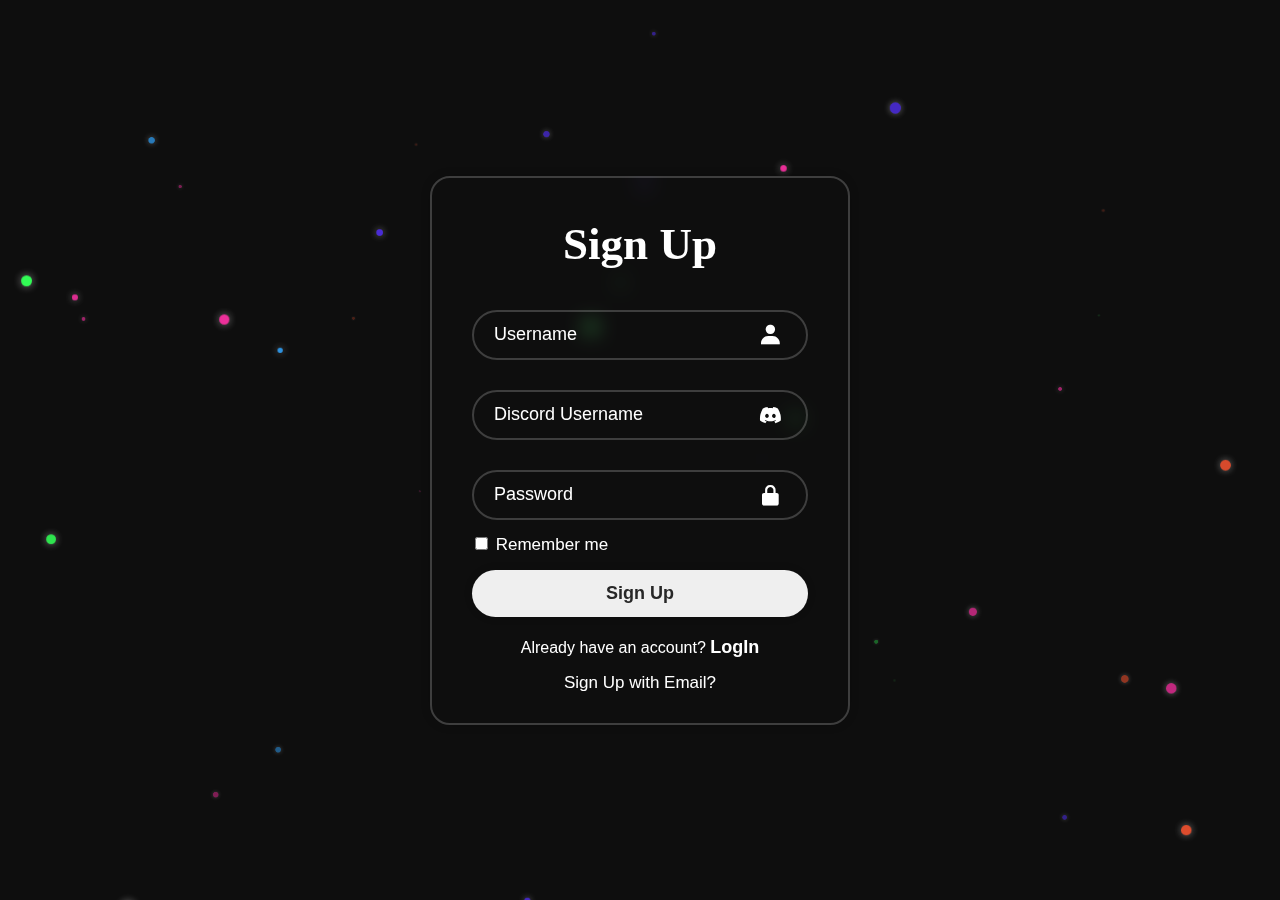
<file: AtlasGuessr/disup.html>
<!DOCTYPE html>
<html lang="en">
  <head>
    <meta charset="UTF-8" />
    <meta name="viewport" content="width=device-width, initial-scale=1.0" />
    <title>AtlasGuessr</title>
    <link rel="stylesheet" href="style.css" />
    <link rel="icon" type="image/png" href="images/favicon.png" />
    <link
      href="https://unpkg.com/boxicons@2.1.4/css/boxicons.min.css"
      rel="stylesheet"
    />
    <style>
      * {
        margin: 0;
        padding: 0;
        font-family: "Poppins", sans-serif;
        box-sizing: border-box;
      }

      body,
      html {
        height: 100%;
        width: 100%;
        overflow: hidden;
        background-color: #0e0e0e;
        display: flex;
        justify-content: center;
        align-items: center;
        font-family: "Arial", sans-serif;
        min-height: 100vh;
      }

      .background {
        position: absolute;
        top: 0;
        left: 0;
        width: 100%;
        height: 100%;
        display: flex;
        justify-content: center;
        align-items: center;
        z-index: 0;
      }

      .particles-container {
        position: absolute;
        top: 0;
        left: 0;
        width: 100%;
        height: 100%;
        pointer-events: none;
        overflow: hidden;
      }

      .particle {
        position: absolute;
        border-radius: 50%;
        opacity: 0.9;
        pointer-events: none;
        will-change: transform, opacity;
        box-shadow: 0 0 10px rgba(255, 255, 255, 0.5);
      }

      .wrapper {
        z-index: 1;
        width: 420px;
        background: transparent;
        border: 2px solid rgba(255, 255, 255, 0.2);
        backdrop-filter: blur(10px);
        box-shadow: 0 0 10px rgba(0, 0, 0, 0.2);
        color: #fff;
        border-radius: 20px;
        padding: 30px 40px;
      }

      .wrapper h1 {
        font-family: "Tw Cen MT";
        font-size: 45px;
        text-align: center;
        padding: 10px;
      }

      .wrapper .input-box {
        position: relative;
        width: 100%;
        height: 50px;
        margin: 30px 0;
      }

      .input-box input {
        width: 100%;
        height: 100%;
        background: transparent;
        border: none;
        outline: none;
        border: 2px solid rgba(255, 255, 255, 0.2);
        border-radius: 40px;
        font-size: 18px;
        color: #fff;
        padding: 20px 45px 20px 20px;
      }

      .input-box input::placeholder {
        color: #fff;
      }

      .input-box i {
        position: absolute;
        right: 25px;
        top: 50%;
        transform: translateY(-50%);
        font-size: 25px;
      }

      #pass:hover {
        cursor: pointer;
      }

      .wrapper .remember-forgot {
        display: flex;
        justify-content: space-between;
        font-size: 17px;
        margin: -15px 0 15px;
        padding-left: 3px;
        padding-right: 3px;
      }

      .remember-forgot label input {
        accent-color: #fff;
        margin-right: 3px;
      }

      .remember-forgot a {
        color: #fff;
        text-decoration: none;
      }

      .remember-forgot a:hover {
        text-decoration: underline;
      }

      .wrapper .btn {
        width: 100%;
        height: 47px;
        border: none;
        outline: none;
        border-radius: 45px;
        box-shadow: 0 0 10px rgba(0, 0, 0, 0.1);
        cursor: pointer;
        color: #272727;
        font-weight: 700;
        font-size: 18px;
      }

      .wrapper .register-link {
        font-size: 16px;
        text-align: center;
        margin: 20px 0 15px;
      }

      .register-link p a {
        color: #fff;
        text-decoration: none;
        font-size: 18px;
        font-weight: 600;
      }

      .register-link p a:hover {
        text-decoration: underline;
      }

      .discord a {
        color: #fff;
        text-decoration: none;
        font-size: 17px;
        text-align: center;
      }

      .discord:hover {
        text-decoration: underline;
      }
    </style>
  </head>
  <body>
    <div class="background">
      <div class="particles-container" id="particles-container"></div>
    </div>

    <div class="wrapper">
      <form action="">
        <h1>Sign Up</h1>

        <div class="input-box">
          <input type="text" placeholder="Username" required />
          <i class="bx bxs-user"></i>
        </div>

        <div class="input-box">
          <input type="text" placeholder="Discord Username" required />
          <i class="bx bxl-discord-alt"></i>
        </div>

        <p id="email"></p>

        <div class="input-box">
          <input type="password" placeholder="Password" id="passa" required />
          <i class="bx bxs-lock-alt" id="pass"></i>
        </div>

        <p id="email"></p>

        <div class="remember-forgot">
          <label class="checkbox"
            ><input type="checkbox" /><span class="checkmark"></span> Remember
            me</label
          >
        </div>

        <button class="btn">Sign Up</button>

        <div class="register-link">
          <p>Already have an account? <a href="login.html">LogIn</a></p>
        </div>

        <div class="discord">
          <a href="signup.html"><p>Sign Up with Email?</p></a>
        </div>
      </form>
    </div>

    <script>
      document.getElementById("pass").addEventListener("click", function () {
        const password = document.getElementById("passa");
        if (password.type === "password") {
          password.type = "text";
        } else {
          password.type = "password";
        }
      });
      const particles = [];

      function createParticle() {
        const particle = document.createElement("div");
        particle.classList.add("particle");

        const size = Math.random() * 10 + 5;
        particle.style.width = `${size}px`;
        particle.style.height = `${size}px`;

        const xStart = Math.random() * window.innerWidth;
        const yStart = Math.random() * window.innerHeight;
        const zStart = Math.random() * 500 - 250;
        particle.style.left = `${xStart}px`;
        particle.style.top = `${yStart}px`;

        const speedX = Math.random() * 4 - 2;
        const speedY = Math.random() * 4 - 2;
        const speedZ = Math.random() * 2 - 1;

        const colors = ["#FF5733", "#33FF57", "#5733FF", "#FF33A6", "#33A6FF"];
        const randomColor = colors[Math.floor(Math.random() * colors.length)];
        particle.style.backgroundColor = randomColor;

        particles.push({
          element: particle,
          x: xStart,
          y: yStart,
          z: zStart,
          size: size,
          speedX: speedX,
          speedY: speedY,
          speedZ: speedZ,
          color: randomColor,
          opacity: 0.9,
        });

        document.getElementById("particles-container").appendChild(particle);
      }

      function updateParticles() {
        particles.forEach((particle, index) => {
          particle.x += particle.speedX;
          particle.y += particle.speedY;
          particle.z += particle.speedZ;

          const scale = Math.max(0.1, 1 - Math.abs(particle.z) / 300);
          const opacity = Math.max(0.1, 1 - Math.abs(particle.z) / 300);
          particle.element.style.transform = `translate3d(${particle.x}px, ${particle.y}px, ${particle.z}px) scale(${scale})`;
          particle.element.style.opacity = opacity;

          particle.opacity = Math.random() * 0.5 + 0.4;

          if (
            particle.x < 0 ||
            particle.x > window.innerWidth ||
            particle.y < 0 ||
            particle.y > window.innerHeight ||
            Math.abs(particle.z) > 300
          ) {
            particles.splice(index, 1);
            particle.element.remove();
          }
        });

        requestAnimationFrame(updateParticles);
      }

      setInterval(createParticle, 3);

      updateParticles();
    </script>
    <script src="script.js"></script>
  </body>
</html>
</file>
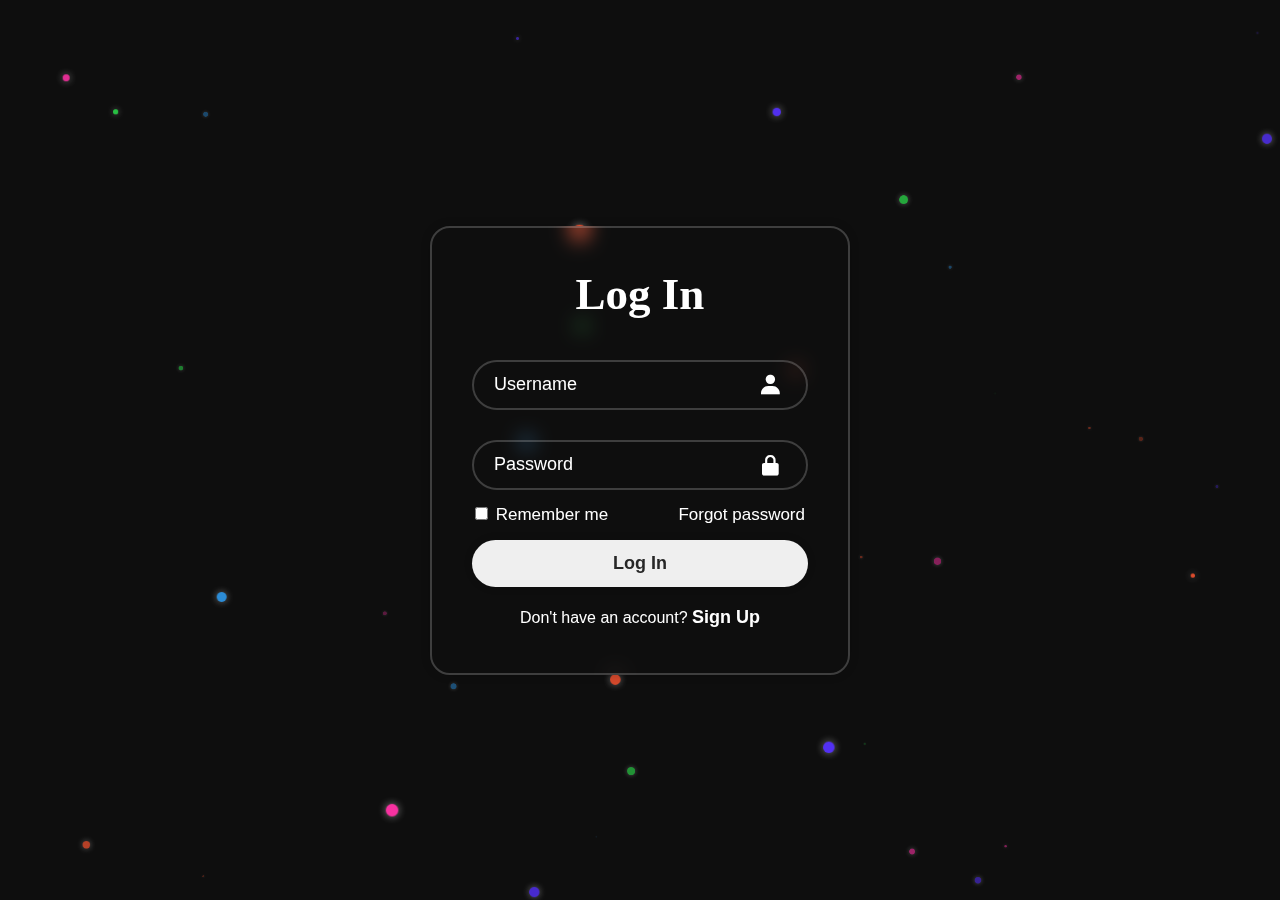
<file: AtlasGuessr/login.html>
<!DOCTYPE html>
<html lang="en">
  <head>
    <meta charset="UTF-8" />
    <meta name="viewport" content="width=device-width, initial-scale=1.0" />
    <title>AtlasGuessr</title>
    <link rel="stylesheet" href="style.css" />
    <link rel="icon" type="image/png" href="images/favicon.png" />
    <link
      href="https://unpkg.com/boxicons@2.1.4/css/boxicons.min.css"
      rel="stylesheet"
    />
    <style>
      * {
        margin: 0;
        padding: 0;
        font-family: "Poppins", sans-serif;
        box-sizing: border-box;
      }

      body,
      html {
        height: 100%;
        width: 100%;
        overflow: hidden;
        background-color: #0e0e0e;
        display: flex;
        justify-content: center;
        align-items: center;
        font-family: "Arial", sans-serif;
        min-height: 100vh;
      }

      .background {
        position: absolute;
        top: 0;
        left: 0;
        width: 100%;
        height: 100%;
        display: flex;
        justify-content: center;
        align-items: center;
        z-index: 0;
      }

      .particles-container {
        position: absolute;
        top: 0;
        left: 0;
        width: 100%;
        height: 100%;
        pointer-events: none;
        overflow: hidden;
      }

      .particle {
        position: absolute;
        border-radius: 50%;
        opacity: 0.9;
        pointer-events: none;
        will-change: transform, opacity;
        box-shadow: 0 0 10px rgba(255, 255, 255, 0.5);
      }

      .wrapper {
        z-index: 1;
        width: 420px;
        background: transparent;
        border: 2px solid rgba(255, 255, 255, 0.2);
        backdrop-filter: blur(10px);
        box-shadow: 0 0 10px rgba(0, 0, 0, 0.2);
        color: #fff;
        border-radius: 20px;
        padding: 30px 40px;
      }

      .wrapper h1 {
        font-family: "Tw Cen MT";
        font-size: 45px;
        text-align: center;
        padding: 10px;
      }

      .wrapper .input-box {
        position: relative;
        width: 100%;
        height: 50px;
        margin: 30px 0;
      }

      .input-box input {
        width: 100%;
        height: 100%;
        background: transparent;
        border: none;
        outline: none;
        border: 2px solid rgba(255, 255, 255, 0.2);
        border-radius: 40px;
        font-size: 18px;
        color: #fff;
        padding: 20px 45px 20px 20px;
      }

      .input-box input::placeholder {
        color: #fff;
      }

      .input-box i {
        position: absolute;
        right: 25px;
        top: 50%;
        transform: translateY(-50%);
        font-size: 25px;
      }

      #pass:hover {
        cursor: pointer;
      }

      .wrapper .remember-forgot {
        display: flex;
        justify-content: space-between;
        font-size: 17px;
        margin: -15px 0 15px;
        padding-left: 3px;
        padding-right: 3px;
      }

      .remember-forgot label input {
        accent-color: #fff;
        margin-right: 3px;
      }

      .remember-forgot a {
        color: #fff;
        text-decoration: none;
      }

      .remember-forgot a:hover {
        text-decoration: underline;
      }

      .wrapper .btn {
        width: 100%;
        height: 47px;
        border: none;
        outline: none;
        border-radius: 45px;
        box-shadow: 0 0 10px rgba(0, 0, 0, 0.1);
        cursor: pointer;
        color: #272727;
        font-weight: 700;
        font-size: 18px;
      }

      .wrapper .register-link {
        font-size: 16px;
        text-align: center;
        margin: 20px 0 15px;
      }

      .register-link p a {
        color: #fff;
        text-decoration: none;
        font-size: 18px;
        font-weight: 600;
      }

      .register-link p a:hover {
        text-decoration: underline;
      }

      .discord a {
        color: #fff;
        text-decoration: none;
        font-size: 17px;
        text-align: center;
      }

      .discord:hover {
        text-decoration: underline;
      }
    </style>
  </head>
  <body>
    <div class="background">
      <div class="particles-container" id="particles-container"></div>
    </div>

    <div class="wrapper">
      <form action="">
        <h1>Log In</h1>

        <div class="input-box">
          <input type="text" placeholder="Username" required />
          <i class="bx bxs-user"></i>
        </div>

        <div class="input-box">
          <input type="password" placeholder="Password" id="passa" required />
          <i class="bx bxs-lock-alt" id="pass"></i>
        </div>

        <p id="email"></p>

        <div class="remember-forgot">
          <label class="checkbox"
            ><input type="checkbox" /><span class="checkmark"></span> Remember
            me</label
          >
          <a href="forgottenpas.html">Forgot password</a>
        </div>

        <button class="btn">Log In</button>

        <div class="register-link">
          <p>Don't have an account? <a href="signup.html">Sign Up</a></p>
        </div>
      </form>
    </div>

    <script>
      document.getElementById("pass").addEventListener("click", function () {
        const password = document.getElementById("passa");
        if (password.type === "password") {
          password.type = "text";
        } else {
          password.type = "password";
        }
      });
      const particles = [];

      function createParticle() {
        const particle = document.createElement("div");
        particle.classList.add("particle");

        const size = Math.random() * 10 + 5;
        particle.style.width = `${size}px`;
        particle.style.height = `${size}px`;

        const xStart = Math.random() * window.innerWidth;
        const yStart = Math.random() * window.innerHeight;
        const zStart = Math.random() * 500 - 250;
        particle.style.left = `${xStart}px`;
        particle.style.top = `${yStart}px`;

        const speedX = Math.random() * 4 - 2;
        const speedY = Math.random() * 4 - 2;
        const speedZ = Math.random() * 2 - 1;

        const colors = ["#FF5733", "#33FF57", "#5733FF", "#FF33A6", "#33A6FF"];
        const randomColor = colors[Math.floor(Math.random() * colors.length)];
        particle.style.backgroundColor = randomColor;

        particles.push({
          element: particle,
          x: xStart,
          y: yStart,
          z: zStart,
          size: size,
          speedX: speedX,
          speedY: speedY,
          speedZ: speedZ,
          color: randomColor,
          opacity: 0.9,
        });

        document.getElementById("particles-container").appendChild(particle);
      }

      function updateParticles() {
        particles.forEach((particle, index) => {
          particle.x += particle.speedX;
          particle.y += particle.speedY;
          particle.z += particle.speedZ;

          const scale = Math.max(0.1, 1 - Math.abs(particle.z) / 300);
          const opacity = Math.max(0.1, 1 - Math.abs(particle.z) / 300);
          particle.element.style.transform = `translate3d(${particle.x}px, ${particle.y}px, ${particle.z}px) scale(${scale})`;
          particle.element.style.opacity = opacity;

          particle.opacity = Math.random() * 0.5 + 0.4;

          if (
            particle.x < 0 ||
            particle.x > window.innerWidth ||
            particle.y < 0 ||
            particle.y > window.innerHeight ||
            Math.abs(particle.z) > 300
          ) {
            particles.splice(index, 1);
            particle.element.remove();
          }
        });

        requestAnimationFrame(updateParticles);
      }

      setInterval(createParticle, 3);

      updateParticles();
    </script>
    <script src="script.js"></script>
  </body>
</html>
</file>
<file: AtlasGuessr/style.css>
body {
    margin: 0;
    padding: 0;
    background: #141724;
}

nav {
    display: flex;
    align-items: center;
    justify-content: space-between;
    background-color: rgba(12, 12, 12, 0.952);
    margin: 0;
    padding: 0 20px;
    height: 53px;
    width: 100%;
    position: fixed;
    cursor:default;
    background: var(--bg-color) !important;
}

#logo1 {
    height: 42px;
    border-radius: 35%;
}

#logo, #logoa {
    font-family: "ravie";
    color: white;
    cursor: pointer;
    margin-left: 10px;
    transition:  .7s;
    animation: slideIn 1s ease-in-out;
}

#logo:hover{
    color: rgb(13, 225, 240);
}

#logoa:hover{
    color:#0ef;

}

.logo-container {
    display: flex;
    align-items: center;
}

.navbar {
    display: flex;
    gap: 15px;
    padding-right: 40px;
    font-family: 'Poppins', sans-serif;
    font-size: 1.2em;
    font-weight: bold;
}

.navbar a {
    color: rgba(255, 255, 255, 0.938);
    text-decoration: none;
    padding-right: 15px;
    transition: .7s;
}

.navbar a:hover{
    color: #0ef;
}

.dropdown {
    position: relative;
    display: inline-block;
}

.dropdown-content {
    position: absolute;
    top: 40px; 
    left: 50%;
    transform: translateX(-50%);
    background-color: rgba(12, 12, 12, 0.95);
    min-width: 180px;
    display: flex;
    flex-direction: column;
    border-radius: 5px;
    overflow: hidden;
    box-shadow: 0px 4px 8px rgba(0, 0, 0, 0.5);
    transition: all 0.3s ease-in-out;
    opacity: 0;
    visibility: hidden;
    pointer-events: none;
}

.dropdown-content a {
    color: white;
    padding: 8px 12px;
    text-decoration: none;
    display: block;
    transition: background 0.3s;
    text-align: center;
}

.dropdown-content a:hover {
    background-color: rgba(13, 225, 240, 0.8);
}

.dropdown:hover .dropdown-content {
    opacity: 1;
    visibility: visible;
    pointer-events: auto;
}

@keyframes slideIn {
    from { 
        transform: translateY(-50px);
        opacity: 0; 
    }
    to { 
        transform: translateY(0);
        opacity: 1;
    }
}

@import url('https://fonts.googleapis.com/css2?family=Roboto:wght@400;700&display=swap');

        .hero {
            display: flex;
            flex-direction: column;
            align-items: center;
            justify-content: center;
            height: 100vh;
            text-align: center;
            padding-top: 60px;
        }

        .hero h1 {
            font-size: 4em;
            margin: 0;
            animation: slideIn 1.5s ease-in-out;
        }

        .hero p {
            font-size: 1.5em;
            margin: 20px 0 0;
            animation: slideIn 1.5s ease-in-out;
        }

        @keyframes fadeIn {
            from { opacity: 0; }
            to { opacity: 1; }
        }

        @keyframes slideIn {
            from { transform: translateY(-50px); opacity: 0; }
            to { transform: translateY(0); opacity: 1; }
        }

        .background-animation {
            position: absolute;
            top: 0;
            left: 0;
            width: 100%;
            height: 100%;
            overflow: hidden;
            z-index: -1;
        }

        .background-animation span {
            position: absolute;
            display: block;
            width: 25px;
            height: 25px;
            background: rgba(255, 255, 255, 0.2);
            animation: animate 20s linear infinite;
            bottom: -100px;
        }

        @keyframes animate {
            0% {
                transform: translateY(0) rotate(0deg);
                opacity: 1;
            }
            100% {
                transform: translateY(-1000px) rotate(720deg);
                opacity: 0;
            }
        }

        .background-animation span:nth-child(1) {
            size: 15px;
            left: 10%;
            animation-delay: 0s;
        }

        .background-animation span:nth-child(2) {
            size: 20px;
            left: 20%;
            animation-delay: 2s;
        }

        .background-animation span:nth-child(3) {
            size: 18px;
            left: 25%;
            animation-delay: 4s;
        }

        .background-animation span:nth-child(4) {
            size: 35px;
            left: 40%;
            animation-delay: 0s;
        }

        .background-animation span:nth-child(5) {
            size: 28px;
            left: 70%;
            animation-delay: 2.5s;
        }

        .background-animation span:nth-child(6) {
            size: 38px;
            left: 80%;
            animation-delay: 1s;
        }

        .background-animation span:nth-child(7) {
            size: 80px;
            left: 90%;
            animation-delay: 3s;
        }

        .background-animation span:nth-child(8) {
            size: 50px;
            left: 50%;
            animation-delay: 5s;
        }

        .background-animation span:nth-child(9) {
            size: 97px;
            left: 60%;
            animation-delay: 4s;
        }

        .background-animation span:nth-child(10) {
            size: 101px;
            left: 96%;
            animation-delay: 2s;
        }


.card{
    max-height: 130px;
    margin: 0 auto;
    padding: 2em;
    width:300px;
    background: #151822;
    text-align:center;
    border-radius:10px;    
    position: relative;
    transform: -50%;
    top: -50px;
    transition: .5s ease;
}


.card h1{
    font-weight: bold;
    background: linear-gradient(150deg, #002BFF, #FF00C8);
    -webkit-background-clip: text; 
    -webkit-text-fill-color: transparent;
}

@property --angle{
    syntax: "<angle>";
    initial-value: 0deg;
    inherits: false;
}

.card::after, .card::before{
    content: '';
    position: absolute;
    height: 100%;
    width: 100%;
    background-image: conic-gradient(from var(--angle), #00F5D4, #00BBF9, #9B5DE5, #F15BB5, #FF5400, #FFBD00, #00F5D4);
    top: 50%;
    left: 50%;
    translate: -50% -50%;
    z-index: -1;
    PADDING: 4.5px;
    border-radius: 10px;
    animation: 2.5s spin linear infinite;
}

.card::before{
    filter: blur(1.6rem);
}

@keyframes spin{
    from{
        --angle: 0deg;
    }
    to{
        --angle: 360deg;
    }
}


.gaybtn{
    padding: 15px 40px;
    border: none;
    outline:none;
    color: #FFF;
    font-weight: 600;
    font-size: 20px;
    cursor: pointer;
    position:relative;
    z-index: 5;
    border-radius: 20px;
    background-color: #333;
    transition: .2s ease;
}

.gaybtn::after{
    content: '';
    position: absolute;
    height: 100%;
    width: 100%;
    background-color: #333;
    top: 0;
    left: 0;
    z-index: -1;
    border-radius: 20px;
}

.gaybtn::before{
    content: '';
    position: absolute;
    height: 100%;
    width: 100%;
    background: linear-gradient(
        45deg,
        #FF0000, #FF7300, #FFFB00, #48FF00,
        #00FFD5, #002BFF, #FF00C8, #FF0000
    );
    top: -2px;
    left: -2px;
    z-index: -56;
    background-size: 600%;
    width: calc(100% + 4px);
    height: calc(100% + 4px);
    border-radius: 10px;
    padding: 2px;
    filter: blur(8px);
    animation:glowing 20s linear infinite;
    transition: opacity .3s ease-in-out;
    opacity:1;
}

@keyframes glowing{
    0% {background-position: 0 0;}
    50% {background-position: 400% 0;}
    100% {background-position: 0 0;}
}

.gaybtn:hover::after{
    background-color: #3a3a3a;
}

.gaybtn:hover{
    transform: scale(1.03);
}

.gaybtn:active::after{
    background-color: transparent;
}

.gaybtn:active{
    color: #000;
}

footer{
    background:black;
    width:100%;
    position: relative;
    bottom:0;
    background: linear-gradient(to right, #00093c, #2d0b00);
    color:#fff;
    padding: 100px 0 30px;
    border-top-left-radius: 125px;
    font-size: 15px;
    line-height:20px;
}

.row{
    width:85%;
    margin:auto;
    display: flex;
    flex-wrap:wrap;
    align-items:flex-start;
    justify-content: space-between;
}

.col{
    flex-basis:25%;
    padding:10px;
}

.row .logo{
    margin-bottom: 30px;
}

.col ul li:not(#dis, #tt, #yt, #insta, #twit){
    list-style:none;
    margin-bottom: 15px;
    margin-top: 20px;

}

.col ul li a{
    display:flex;
    text-align: center;
    flex-direction: column;
    gap: 30px;
    text-decoration:none;
    color: white;
    transition: .5s;
    margin-bottom:30px;
}

#takovata{
    text-align:center;
    margin-top:30px;
    margin-left: 43px;
    margin-bottom: 48px;
}

.col ul li a:hover:not(#dis, #tt, #yt, #insta, #twit){
    color: rgb(13, 225, 240);
}

#soc{
    margin-bottom: 55px;
    margin-top: 30px;
    margin-left: 20px;
}

#soc, #dis, #tt, #yt, #insta, #twit{
    display: flex;
    text-align:center;
    flex-direction: column;
    align-items: center; 
    gap: 20px;
    font-size: 25px
}

#dis:hover{
    color: hsl(235, 71%, 65%);
}

#tt:hover{
    color: white;
    text-shadow: 
      -2px -2px 0 #69C9D0,  
      2px 2px 0 #EE1D52;
}

#yt:hover{
    color: hsl(0, 100%, 50%)
}

#insta:hover{
    background: linear-gradient(45deg, #F58529, #D90D26, #8a3ab9, #515bd4);
    -webkit-background-clip: text; 
    color: transparent;
}

#twit:hover{
    color:white
}

.overlay {
  display: none;
  position: fixed;
  top: 0;
  left: 0;
  width: 100%;
  height: 100%;
  background: rgba(0, 0, 0, 0.5);
  backdrop-filter: blur(5px);
  z-index: 998;
  opacity: 0;
  transition: opacity 0.3s ease-in-out, backdrop-filter 0.3s ease-in-out;
}

.overlay.active {
  opacity: 1;
}

.modal {
  display: none;
  position: fixed;
  top: 50%;
  left: 50%;
  transform: translate(-50%, -50%) scale(0.7);
  background: linear-gradient(135deg, rgba(30, 30, 30, 0.95), rgba(10, 10, 10, 0.95));
  padding: 40px 50px;
  border-radius: 18px;
  z-index: 1000;
  color: #e0e0e0;
  text-align: center;
  opacity: 0;
  transition: all 0.5s ease-in-out;
  box-shadow: 0 20px 40px rgba(255, 0, 77, 0.6);
  min-width: 350px;
  max-width: 90%;
  backdrop-filter: blur(15px);
  border: 1px solid rgba(255, 0, 77, 0.3);
  animation: slideUp 0.8s ease-in-out, glow 1.5s infinite alternate;
}

.modal.active {
  opacity: 1;
  transform: translate(-50%, -50%) scale(1);
}

.modal h2 {
  margin: 0 0 18px 0;
  font-size: 28px;
  font-weight: 700;
  color: #ffffff;
  text-transform: uppercase;
  letter-spacing: 1.5px;
  animation: fadeIn 0.6s ease-in-out;
}

.modal p {
  margin: 0 0 22px 0;
  font-size: 18px;
  color: #b0b0b0;
  line-height: 1.6;
  animation: fadeIn 0.7s ease-in-out;
}

.modal button {
  padding: 14px 32px;
  background: linear-gradient(135deg, #ff0077, #ff0033);
  color: white;
  border: none;
  border-radius: 12px;
  cursor: pointer;
  font-size: 18px;
  font-weight: 600;
  transition: all 0.3s ease;
  box-shadow: 0 4px 15px rgba(255, 0, 77, 0.5);
  animation: pulse 1.5s infinite, shake 3s infinite;
}

.modal button:hover {
  background: linear-gradient(135deg, #ff0033, #ff5500);
  transform: translateY(-4px) scale(1.05);
  box-shadow: 0 6px 20px rgba(255, 85, 0, 0.6);
}

.modal button:active {
  transform: translateY(0) scale(1);
}

@keyframes fadeIn {
  from { opacity: 0; transform: translateY(-10px); }
  to { opacity: 1; transform: translateY(0); }
}

@keyframes slideUp {
  from { opacity: 0; transform: translate(-50%, -40%) scale(0.7); }
  to { opacity: 1; transform: translate(-50%, -50%) scale(1); }
}

@keyframes pulse {
  0% { box-shadow: 0 10px 15px rgba(255, 0, 77, 0.5); }
  50% { box-shadow: 0 12px 20px rgba(255, 0, 77, 0.8); }
  100% { box-shadow: 0 14px 15px rgba(255, 0, 77, 0.5); }
}

@keyframes glow {
  0% { box-shadow: 0 0 20px rgba(255, 0, 77, 0.3); }
  100% { box-shadow: 0 0 30px rgba(255, 0, 77, 0.7); }
}

@keyframes shake {
  0%, 100% { transform: translateX(0); }
  25% { transform: translateX(-2px); }
  50% { transform: translateX(2px); }
  75% { transform: translateX(-2px); }
} 
  

.up {
    width: 100vw;
    max-height: 8vh !important;
    cursor: default;
    background: #141724;
    display: flex;
    justify-content: space-between;
    align-items: flex-start;
    overflow: visible;
    position: relative;
    z-index: 1;
    color: var(--text-color);
}

.shantavo {
    z-index: 1;
    height: 150%;
    width: 780px;
    background: #141724;
    clip-path: polygon(
      25% 0%,
      75% 0%,
      87% 54%,
      75% 100%,
      25% 100%,
      14% 45%
    );
    pointer-events: none;
    color:white;
}

.shantavo #random{
    font-size:50px;
    text-align:center;
}

.down{
    width: 100vw;
    height: 11vh;
    cursor: default;
    background: #141724;
    display: flex;
    justify-content: space-between;
    align-items: flex-start;
    overflow: visible;
    position: relative;
    z-index: 1;
}

.shantavo1{
    z-index: 1;
    height: 150%;
    width: 780px;
    background: #141724;
    clip-path: polygon(
      25% 0%,
      75% 0%,
      87% 54%,
      75% 100%,
      25% 100%,
      14% 45%
    );
    pointer-events: none;
    color:white;
    transform: translateY(-40px);
    display:flex;
    justify-content: center;
    align-items: center;
}

#kopche {
    padding: 14px 36px;
    font-size: 16px;
    font-weight: bold;
    color: #0ff;
    background: #000;
    font-size: 35px;
    border: 2px solid #0ff;
    border-radius: 20px;
    cursor: pointer;
    text-transform: uppercase;
    letter-spacing: 1px;
    position: relative;
    box-shadow: 0 0 12px #0ff inset, 0 0 8px #0ff;
    pointer-events: auto;
    transition:
      background-color 0.3s ease,
      color 0.3s ease,
      transform 0.2s ease,
      box-shadow 0.4s ease;
}
  
#kopche:hover {
    background-color: #0ff;
    color: #000;
    box-shadow: 0 0 25px #0ff, 0 0 45px #0ff inset;
    transform: scale(1.05);
}
  
#kopche:active {
    transform: scale(0.95);
    box-shadow: 0 0 8px #0ff inset, 0 0 4px #0ff;
}
  
:root {
    --bg-color: #1f242d;
    --second-bg-color: #323946;
    --text-color: #fff;
    --main-color: #0ef;
  }

.navibar a{
    font-size: 1.4rem;
    color: var(--text-color);
    margin-left: 3rem;
    transition: .3s;
}

.navibar a:hover, .navibar a.active{
    color: var(--main-color);
}

#menu-icon{
    font-size: 3.5rem;
    color: var(--text-color);
    display: none
}

.home{
    display: flex;
    justify-content: center;
    align-items:center;
    flex-direction: row;
}

.home-content h3{
    font-size:3rem;
    font-weight:700;
}

.home-content h1{
    font-size: 5rem;
    font-weight:700;
    line-height: 1.3;
}

.home-img img{
    width: 35vw;
}

.home-content p{
    font-size: 1.4rem;
}

.social-media a{
    display: inline-flex;
    justify-content: center;
    align-items: center;
    width: 4rem;
    height:4rem;
    background:transparent;
    border: .2 solid var(--main-color);
}

#kopchence {
    position: relative;
    padding: 14px 30px;
    font-size: 16px;
    color: #0ff;
    background: #000;
    border: 2px solid #0ff;
    text-transform: uppercase;
    letter-spacing: 2px;
    cursor: pointer;
    transition: all 0.3s ease-in-out;
    overflow: hidden;
    z-index: 1;
    border-radius: 8px;
    box-shadow: 0 0 10px #0ff, 0 0 20px #0ff, 0 0 30px #0ff;
    margin: 1rem;
  }
  
  #kopchence::before {
    content: '';
    position: absolute;
    top: 50%;
    left: 50%;
    width: 300%;
    height: 300%;
    background: rgba(0, 255, 255, 0.05);
    transition: all 0.5s ease-out;
    border-radius: 50%;
    transform: translate(-50%, -50%) scale(0);
    z-index: 0;
  }
  
  #kopchence:hover {
    background-color: #0ff;
    color: #000;
    box-shadow: 0 0 20px #0ff, 0 0 30px #0ff, 0 0 40px #0ff;
    font-weight: 600;
  }
  
  #kopchence:active::before {
    transform: translate(-50%, -50%) scale(1);
    transition: 0s;
  }
  
  #kopchence:active {
    box-shadow: 0 0 5px #0ff, 0 0 10px #0ff;
    transform: scale(0.98);
  }
  

#rund{
    z-index: 100000;
}
</file>
